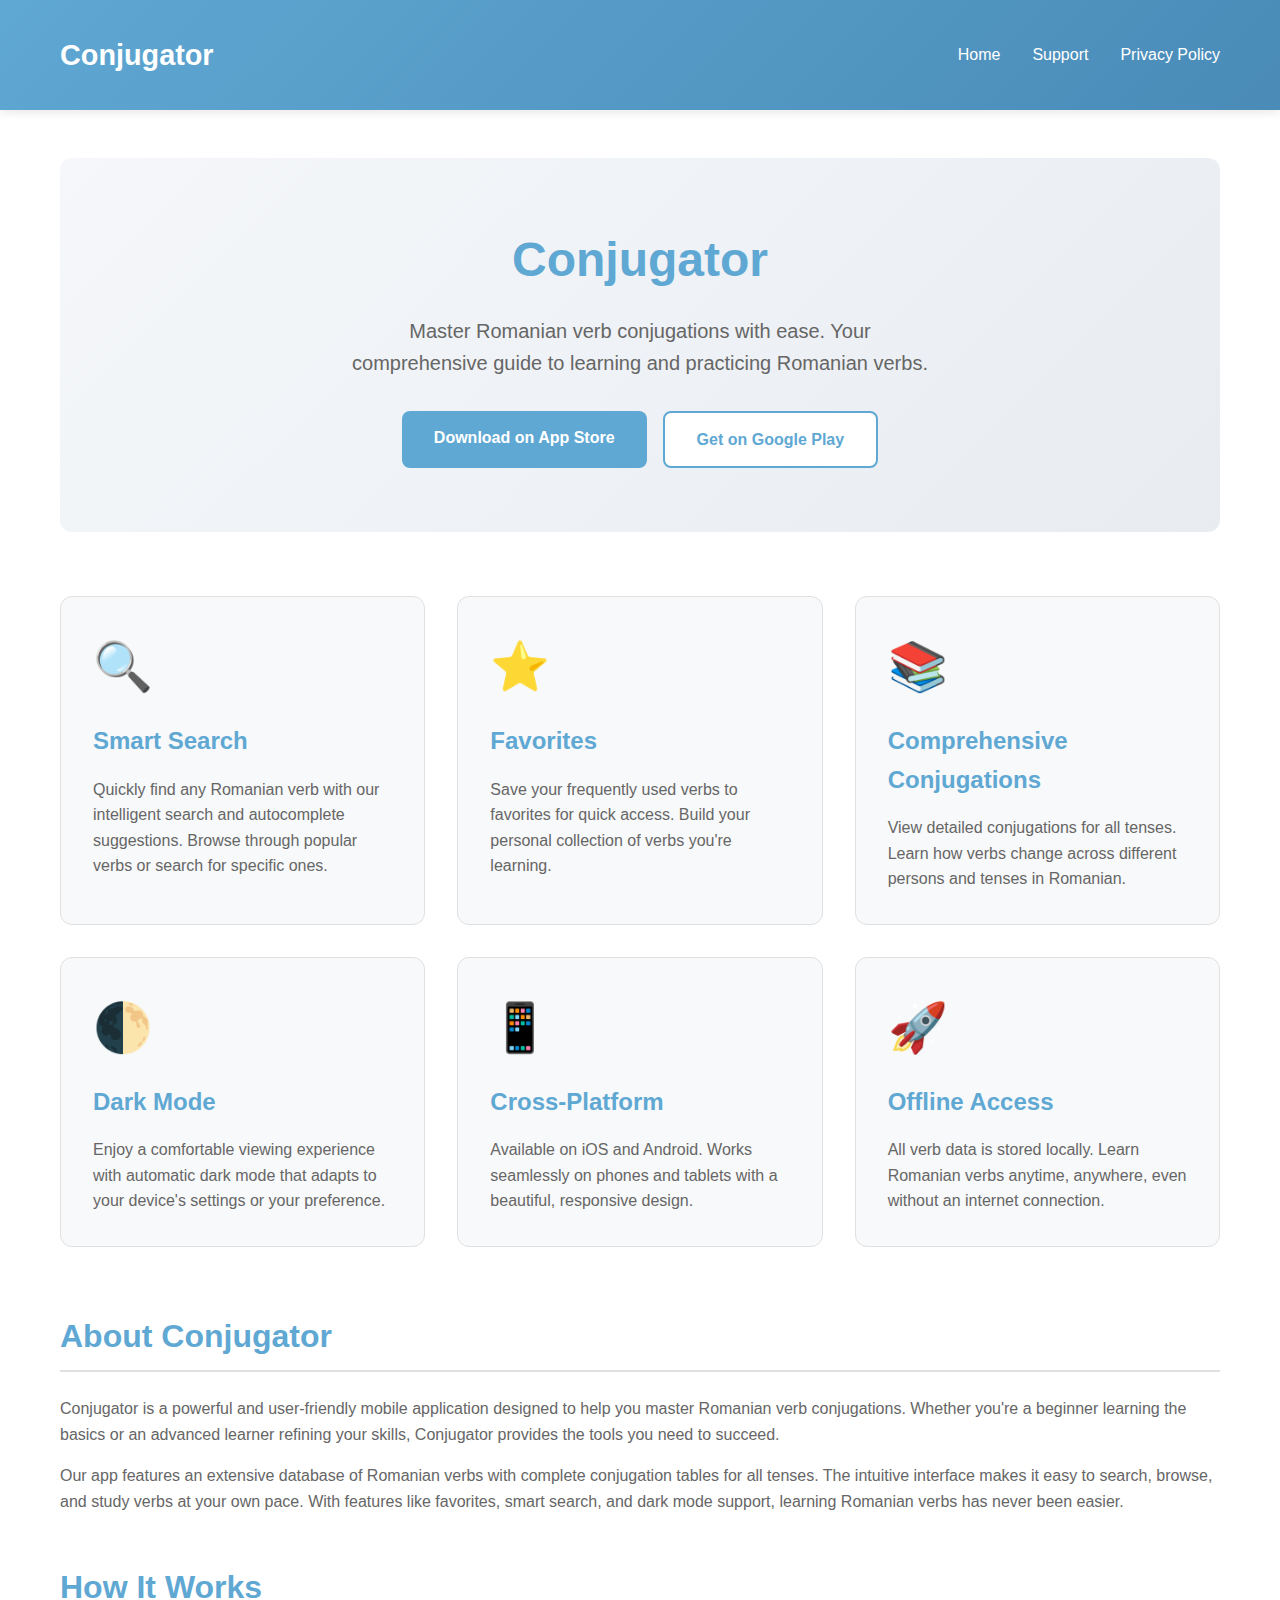
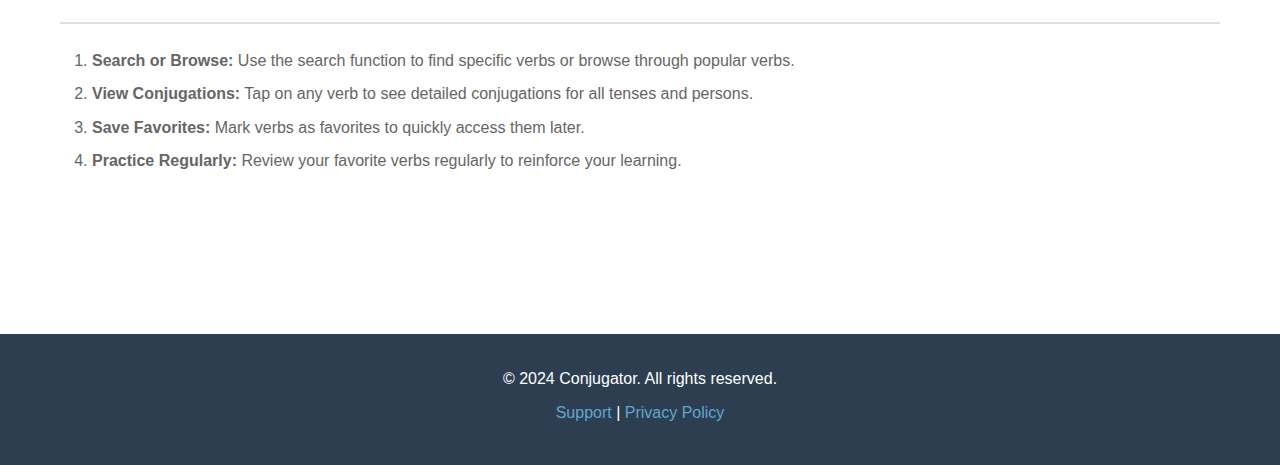
<file: docs/index.html>
<!DOCTYPE html>
<html lang="en">
<head>
  <meta charset="UTF-8">
  <meta name="viewport" content="width=device-width, initial-scale=1.0">
  <meta name="description" content="Conjugator - Learn Romanian verb conjugations with ease. A comprehensive app for mastering Romanian verbs.">
  <title>Conjugator - Romanian Verb Conjugation App</title>
  <link rel="stylesheet" href="styles.css">
</head>
<body>
  <header>
    <div class="container">
      <a href="index.html" class="logo">Conjugator</a>
      <nav>
        <ul>
          <li><a href="index.html">Home</a></li>
          <li><a href="support.html">Support</a></li>
          <li><a href="privacy.html">Privacy Policy</a></li>
        </ul>
      </nav>
    </div>
  </header>

  <main>
    <div class="container">
      <!-- Hero Section -->
      <section class="hero">
        <h1>Conjugator</h1>
        <p>Master Romanian verb conjugations with ease. Your comprehensive guide to learning and practicing Romanian verbs.</p>
        <div class="cta-buttons">
          <a href="#" class="btn btn-primary">Download on App Store</a>
          <a href="#" class="btn btn-secondary">Get on Google Play</a>
        </div>
      </section>

      <!-- Features Section -->
      <section class="features">
        <div class="feature-card">
          <div class="feature-icon">🔍</div>
          <h3>Smart Search</h3>
          <p>Quickly find any Romanian verb with our intelligent search and autocomplete suggestions. Browse through popular verbs or search for specific ones.</p>
        </div>

        <div class="feature-card">
          <div class="feature-icon">⭐</div>
          <h3>Favorites</h3>
          <p>Save your frequently used verbs to favorites for quick access. Build your personal collection of verbs you're learning.</p>
        </div>

        <div class="feature-card">
          <div class="feature-icon">📚</div>
          <h3>Comprehensive Conjugations</h3>
          <p>View detailed conjugations for all tenses. Learn how verbs change across different persons and tenses in Romanian.</p>
        </div>

        <div class="feature-card">
          <div class="feature-icon">🌓</div>
          <h3>Dark Mode</h3>
          <p>Enjoy a comfortable viewing experience with automatic dark mode that adapts to your device's settings or your preference.</p>
        </div>

        <div class="feature-card">
          <div class="feature-icon">📱</div>
          <h3>Cross-Platform</h3>
          <p>Available on iOS and Android. Works seamlessly on phones and tablets with a beautiful, responsive design.</p>
        </div>

        <div class="feature-card">
          <div class="feature-icon">🚀</div>
          <h3>Offline Access</h3>
          <p>All verb data is stored locally. Learn Romanian verbs anytime, anywhere, even without an internet connection.</p>
        </div>
      </section>

      <!-- About Section -->
      <section class="content-section">
        <h2>About Conjugator</h2>
        <p>
          Conjugator is a powerful and user-friendly mobile application designed to help you master Romanian verb conjugations. 
          Whether you're a beginner learning the basics or an advanced learner refining your skills, Conjugator provides the tools 
          you need to succeed.
        </p>
        <p>
          Our app features an extensive database of Romanian verbs with complete conjugation tables for all tenses. The intuitive 
          interface makes it easy to search, browse, and study verbs at your own pace. With features like favorites, smart search, 
          and dark mode support, learning Romanian verbs has never been easier.
        </p>
      </section>

      <!-- How It Works Section -->
      <section class="content-section">
        <h2>How It Works</h2>
        <ol>
          <li><strong>Search or Browse:</strong> Use the search function to find specific verbs or browse through popular verbs.</li>
          <li><strong>View Conjugations:</strong> Tap on any verb to see detailed conjugations for all tenses and persons.</li>
          <li><strong>Save Favorites:</strong> Mark verbs as favorites to quickly access them later.</li>
          <li><strong>Practice Regularly:</strong> Review your favorite verbs regularly to reinforce your learning.</li>
        </ol>
      </section>
    </div>
  </main>

  <footer>
    <div class="container">
      <p>&copy; 2024 Conjugator. All rights reserved.</p>
      <p>
        <a href="support.html">Support</a> | 
        <a href="privacy.html">Privacy Policy</a>
      </p>
    </div>
  </footer>
</body>
</html>
</file>
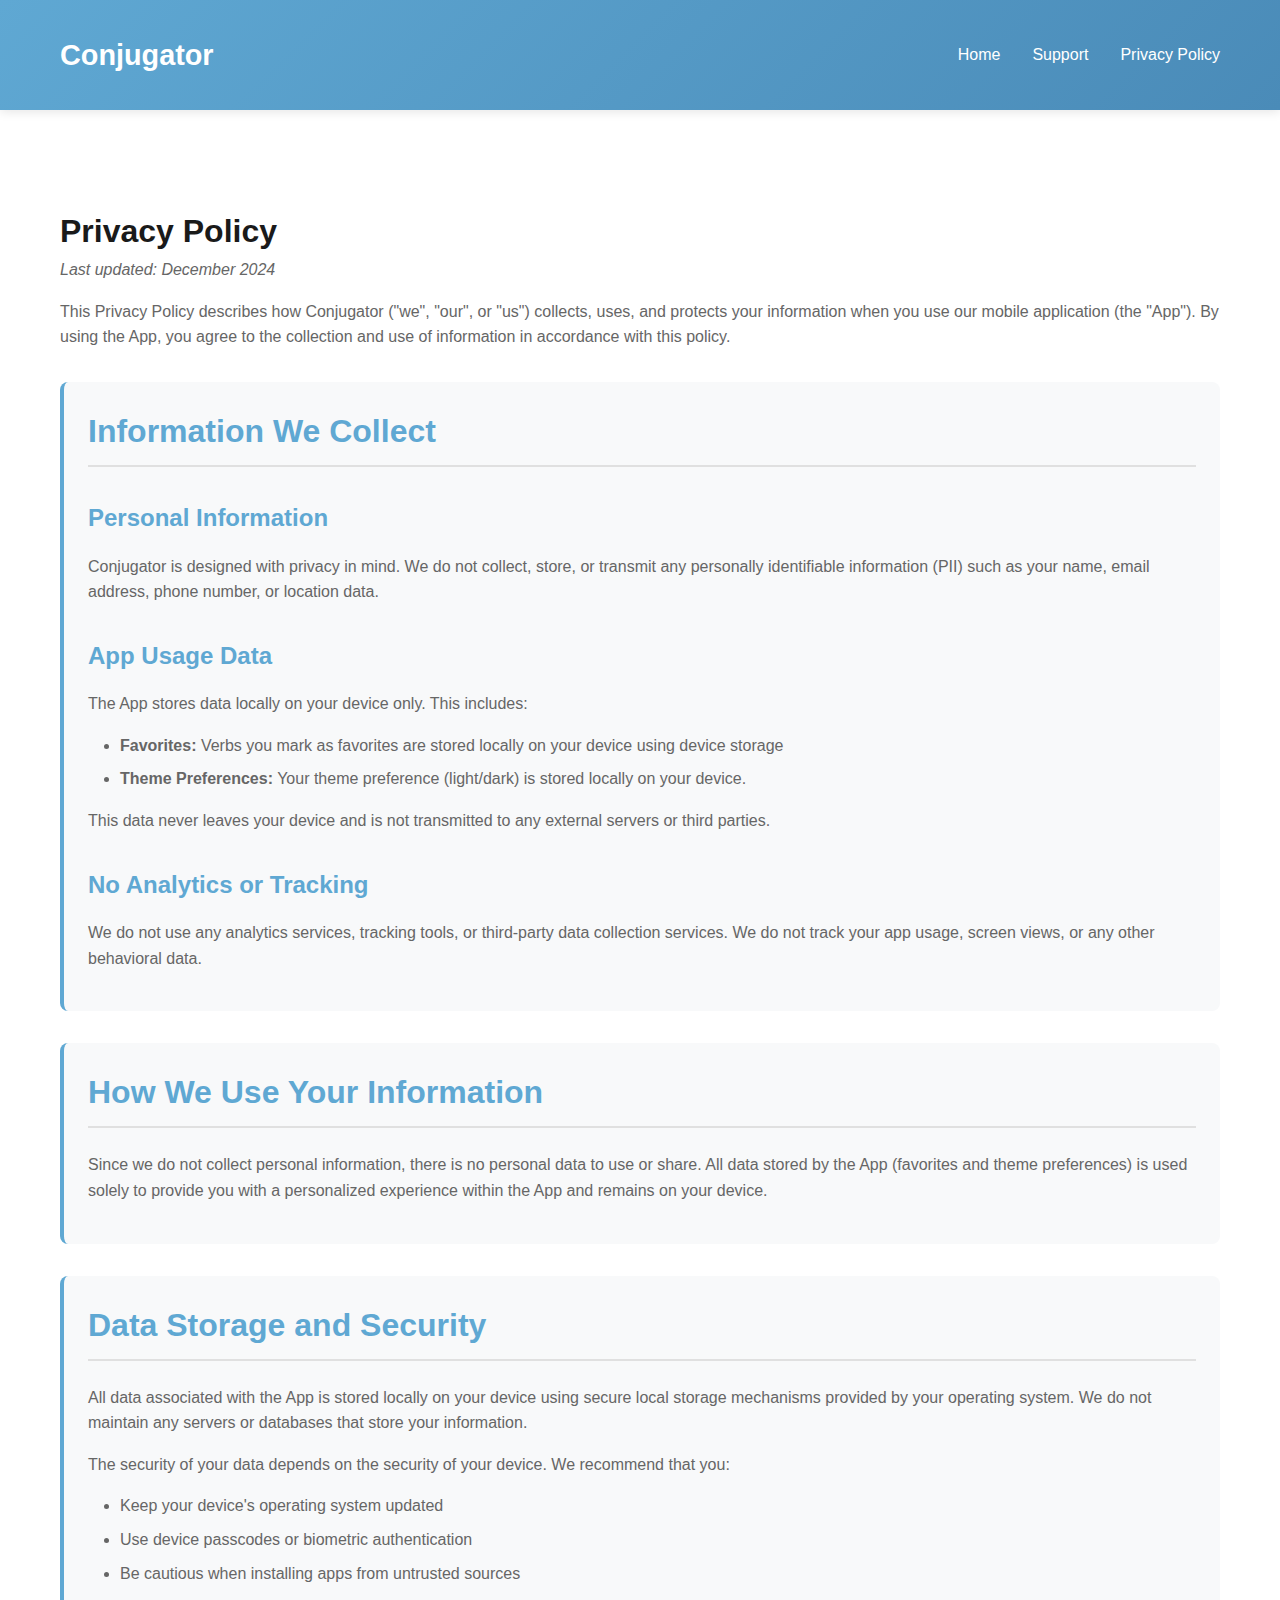
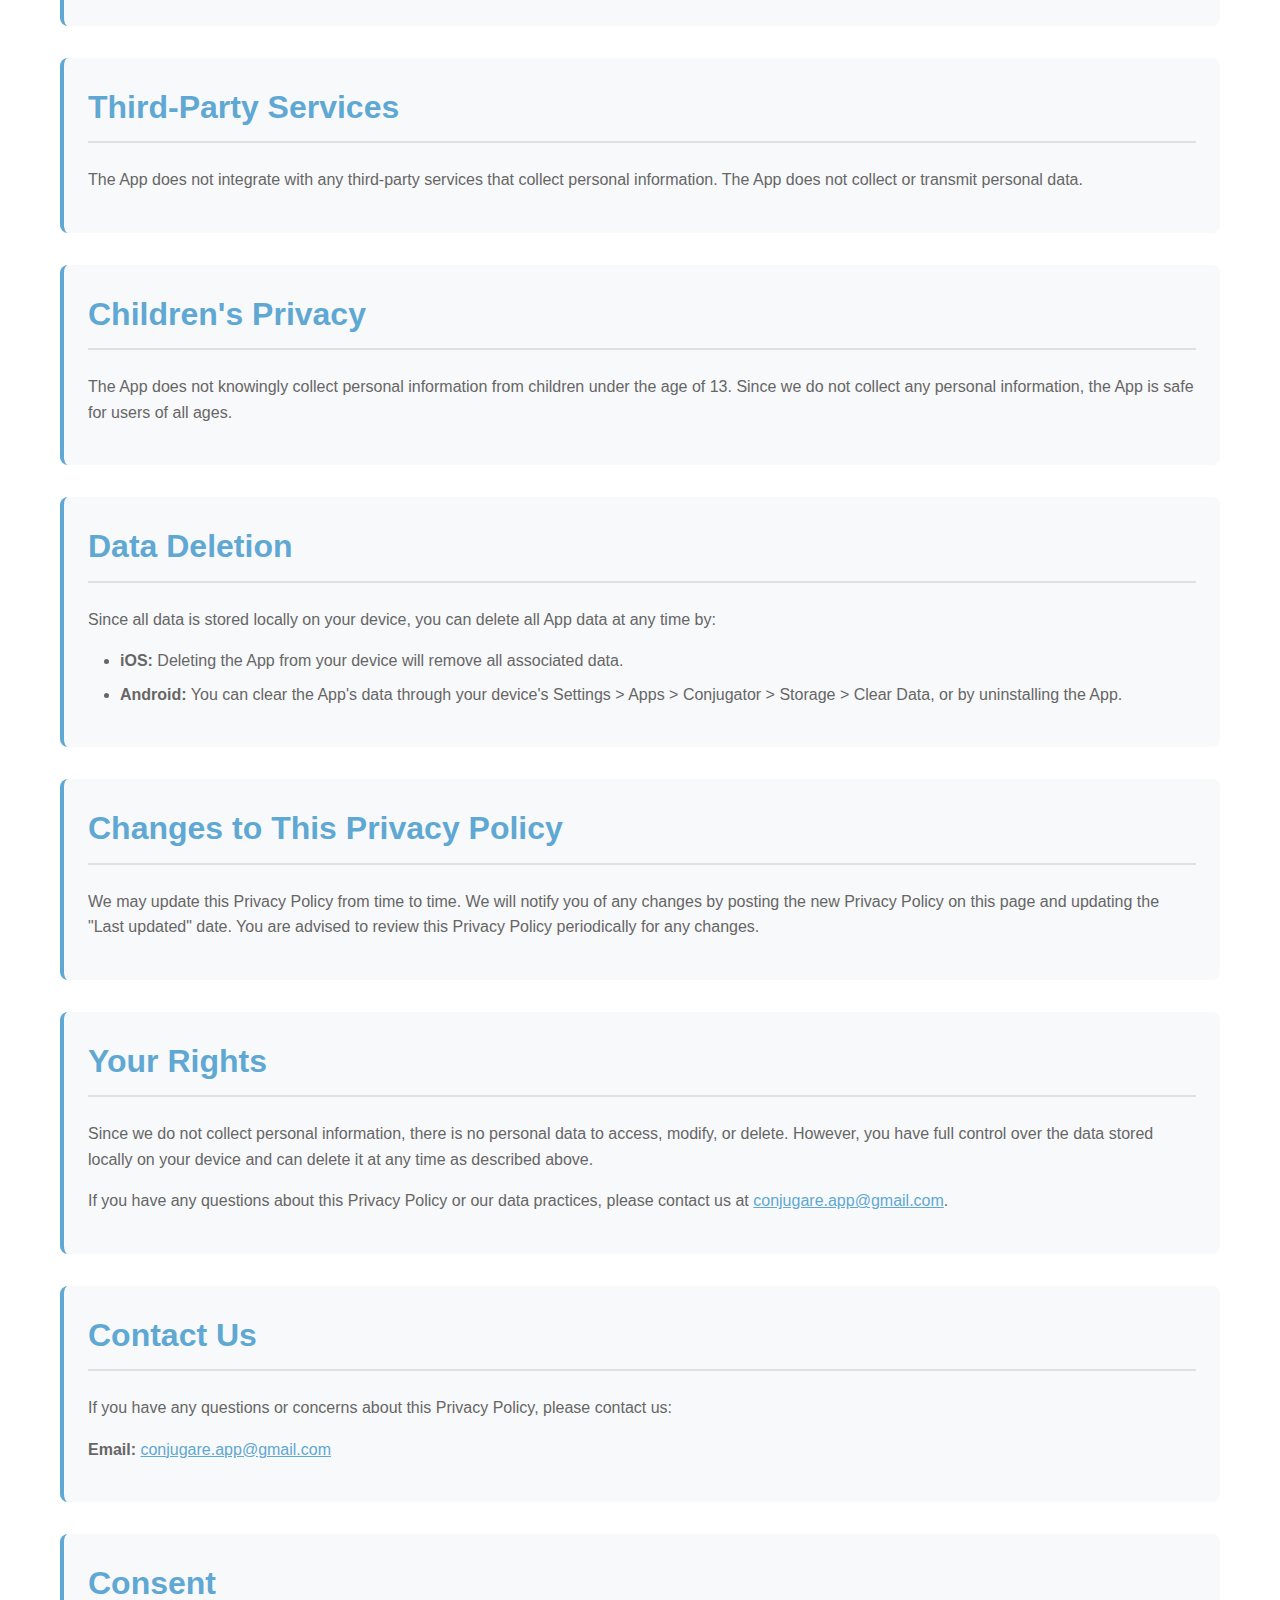
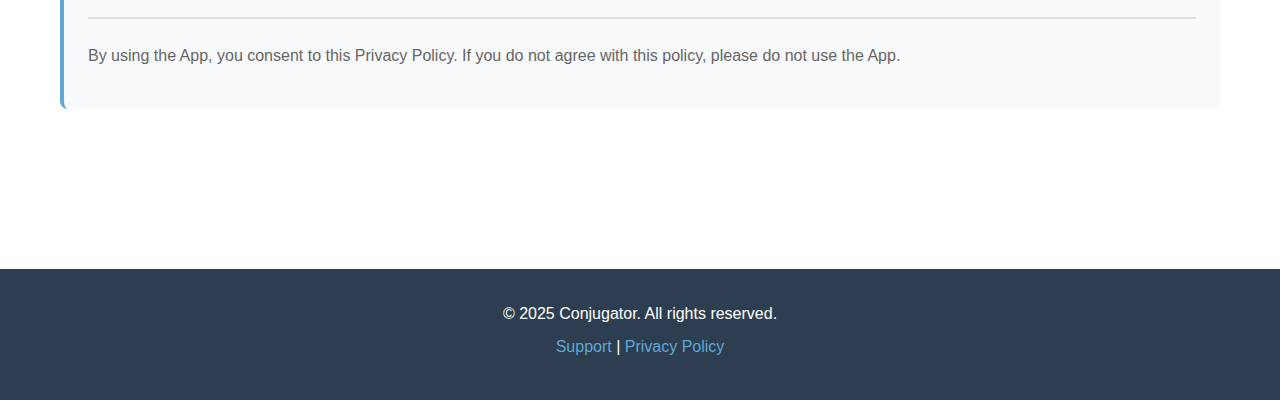
<file: docs/privacy.html>
<!DOCTYPE html>
<html lang="en">
<head>
  <meta charset="UTF-8">
  <meta name="viewport" content="width=device-width, initial-scale=1.0">
  <meta name="description" content="Privacy Policy for Conjugator app. Learn how we handle your data and protect your privacy.">
  <title>Privacy Policy - Conjugator</title>
  <link rel="stylesheet" href="styles.css">
</head>
<body>
  <header>
    <div class="container">
      <a href="index.html" class="logo">Conjugator</a>
      <nav>
        <ul>
          <li><a href="index.html">Home</a></li>
          <li><a href="support.html">Support</a></li>
          <li><a href="privacy.html">Privacy Policy</a></li>
        </ul>
      </nav>
    </div>
  </header>

  <main>
    <div class="container">
      <section class="content-section">
        <h1>Privacy Policy</h1>
        <p class="last-updated">Last updated: December 2024</p>

        <p>
          This Privacy Policy describes how Conjugator ("we", "our", or "us") collects, uses, and protects your information 
          when you use our mobile application (the "App"). By using the App, you agree to the collection and use of information 
          in accordance with this policy.
        </p>

        <div class="privacy-section">
          <h2>Information We Collect</h2>
          
          <h3>Personal Information</h3>
          <p>
            Conjugator is designed with privacy in mind. We do not collect, store, or transmit any personally identifiable 
            information (PII) such as your name, email address, phone number, or location data.
          </p>

          <h3>App Usage Data</h3>
          <p>
            The App stores data locally on your device only. This includes:
          </p>
          <ul>
            <li><strong>Favorites:</strong> Verbs you mark as favorites are stored locally on your device using device storage</li>
            <li><strong>Theme Preferences:</strong> Your theme preference (light/dark) is stored locally on your device.</li>
          </ul>
          <p>
            This data never leaves your device and is not transmitted to any external servers or third parties.
          </p>

          <h3>No Analytics or Tracking</h3>
          <p>
            We do not use any analytics services, tracking tools, or third-party data collection services. We do not track 
            your app usage, screen views, or any other behavioral data.
          </p>
        </div>

        <div class="privacy-section">
          <h2>How We Use Your Information</h2>
          <p>
            Since we do not collect personal information, there is no personal data to use or share. All data stored by the 
            App (favorites and theme preferences) is used solely to provide you with a personalized experience within the App 
            and remains on your device.
          </p>
        </div>

        <div class="privacy-section">
          <h2>Data Storage and Security</h2>
          <p>
            All data associated with the App is stored locally on your device using secure local storage mechanisms provided 
            by your operating system. We do not maintain any servers or databases that store your information.
          </p>
          <p>
            The security of your data depends on the security of your device. We recommend that you:
          </p>
          <ul>
            <li>Keep your device's operating system updated</li>
            <li>Use device passcodes or biometric authentication</li>
            <li>Be cautious when installing apps from untrusted sources</li>
          </ul>
        </div>

        <div class="privacy-section">
          <h2>Third-Party Services</h2>
          <p>
            The App does not integrate with any third-party services that collect personal information. The App does not collect or transmit personal data.
          </p>
        </div>

        <div class="privacy-section">
          <h2>Children's Privacy</h2>
          <p>
            The App does not knowingly collect personal information from children under the age of 13. Since we do not collect 
            any personal information, the App is safe for users of all ages.
          </p>
        </div>

        <div class="privacy-section">
          <h2>Data Deletion</h2>
          <p>
            Since all data is stored locally on your device, you can delete all App data at any time by:
          </p>
          <ul>
            <li><strong>iOS:</strong> Deleting the App from your device will remove all associated data.</li>
            <li><strong>Android:</strong> You can clear the App's data through your device's Settings > Apps > Conjugator > Storage > Clear Data, or by uninstalling the App.</li>
          </ul>
        </div>

        <div class="privacy-section">
          <h2>Changes to This Privacy Policy</h2>
          <p>
            We may update this Privacy Policy from time to time. We will notify you of any changes by posting the new Privacy 
            Policy on this page and updating the "Last updated" date. You are advised to review this Privacy Policy periodically 
            for any changes.
          </p>
        </div>

        <div class="privacy-section">
          <h2>Your Rights</h2>
          <p>
            Since we do not collect personal information, there is no personal data to access, modify, or delete. However, you 
            have full control over the data stored locally on your device and can delete it at any time as described above.
          </p>
          <p>
            If you have any questions about this Privacy Policy or our data practices, please contact us at 
            <a href="mailto:conjugare.app@gmail.com">conjugare.app@gmail.com</a>.
          </p>
        </div>

        <div class="privacy-section">
          <h2>Contact Us</h2>
          <p>
            If you have any questions or concerns about this Privacy Policy, please contact us:
          </p>
          <p>
            <strong>Email:</strong> <a href="mailto:conjugare.app@gmail.com">conjugare.app@gmail.com</a>
          </p>
        </div>

        <div class="privacy-section">
          <h2>Consent</h2>
          <p>
            By using the App, you consent to this Privacy Policy. If you do not agree with this policy, please do not use the App.
          </p>
        </div>
      </section>
    </div>
  </main>

  <footer>
    <div class="container">
      <p>&copy; 2025 Conjugator. All rights reserved.</p>
      <p>
        <a href="support.html">Support</a> | 
        <a href="privacy.html">Privacy Policy</a>
      </p>
    </div>
  </footer>
</body>
</html>
</file>
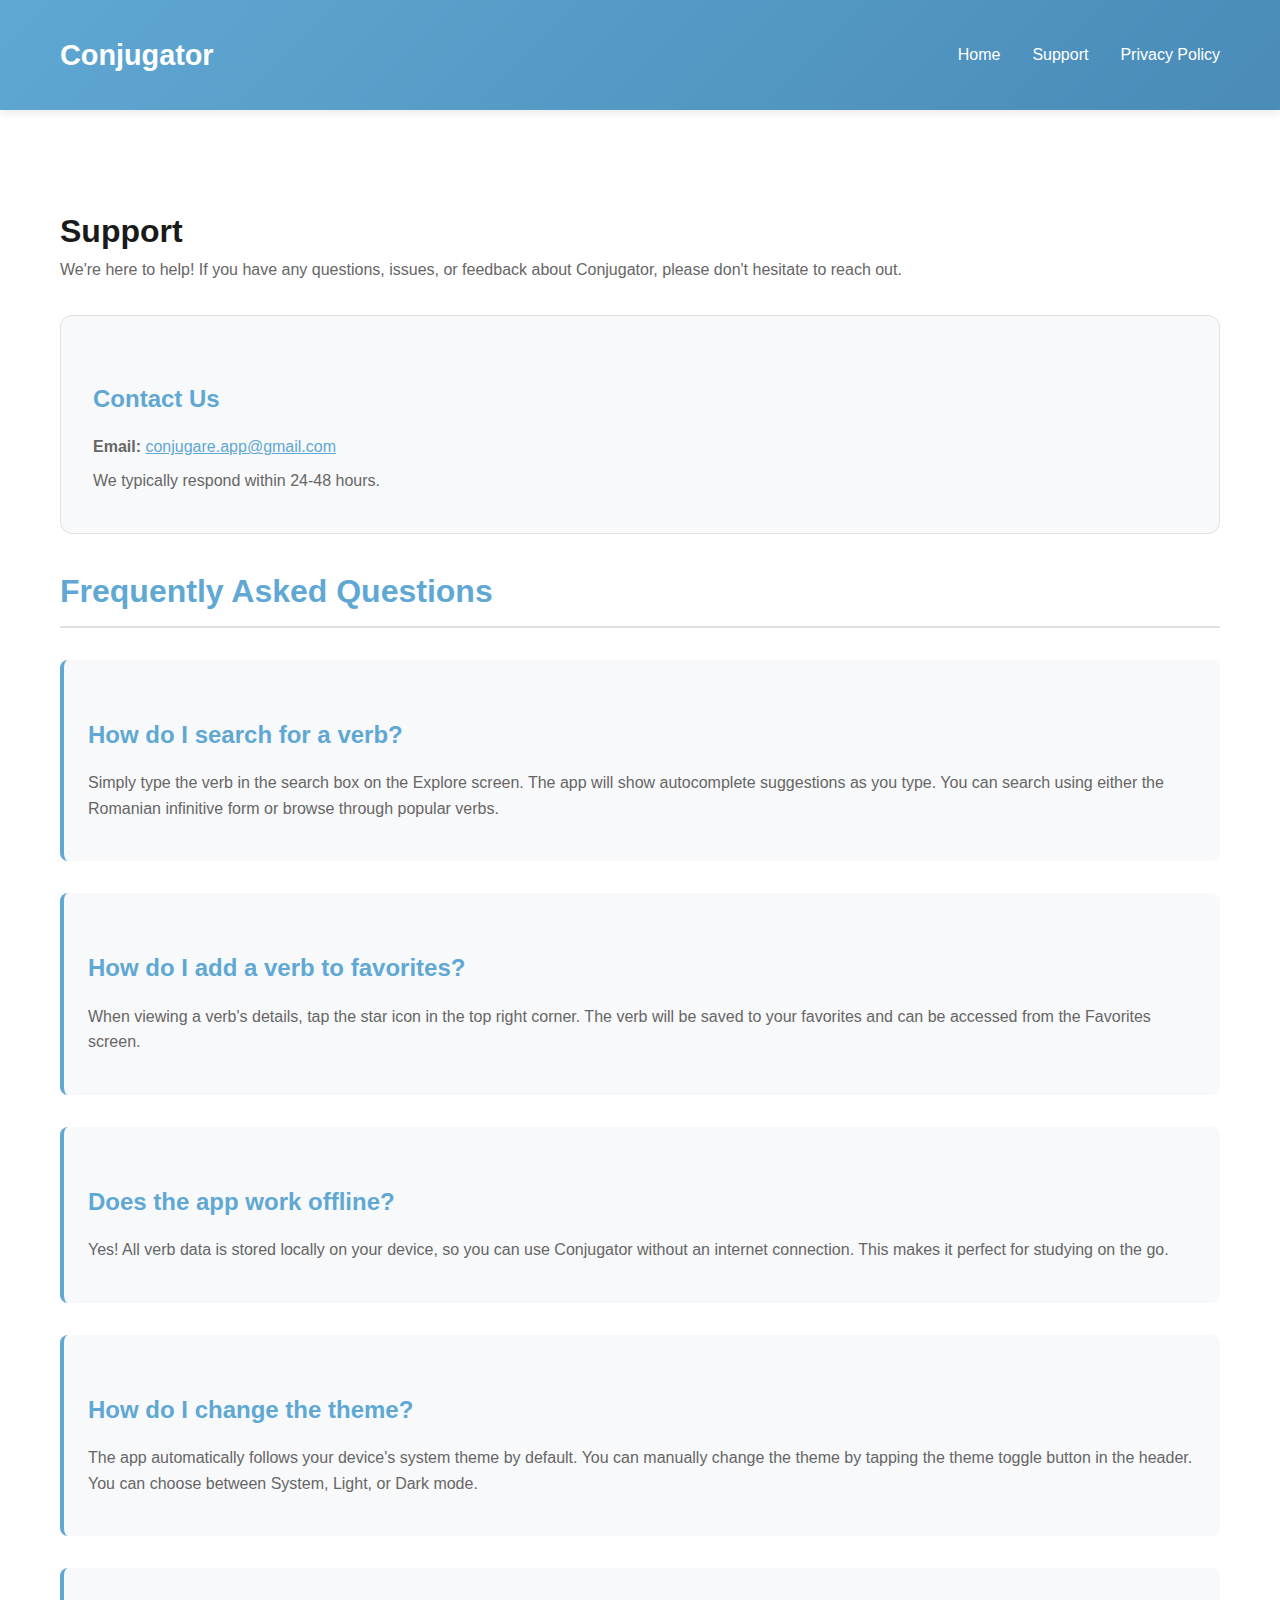
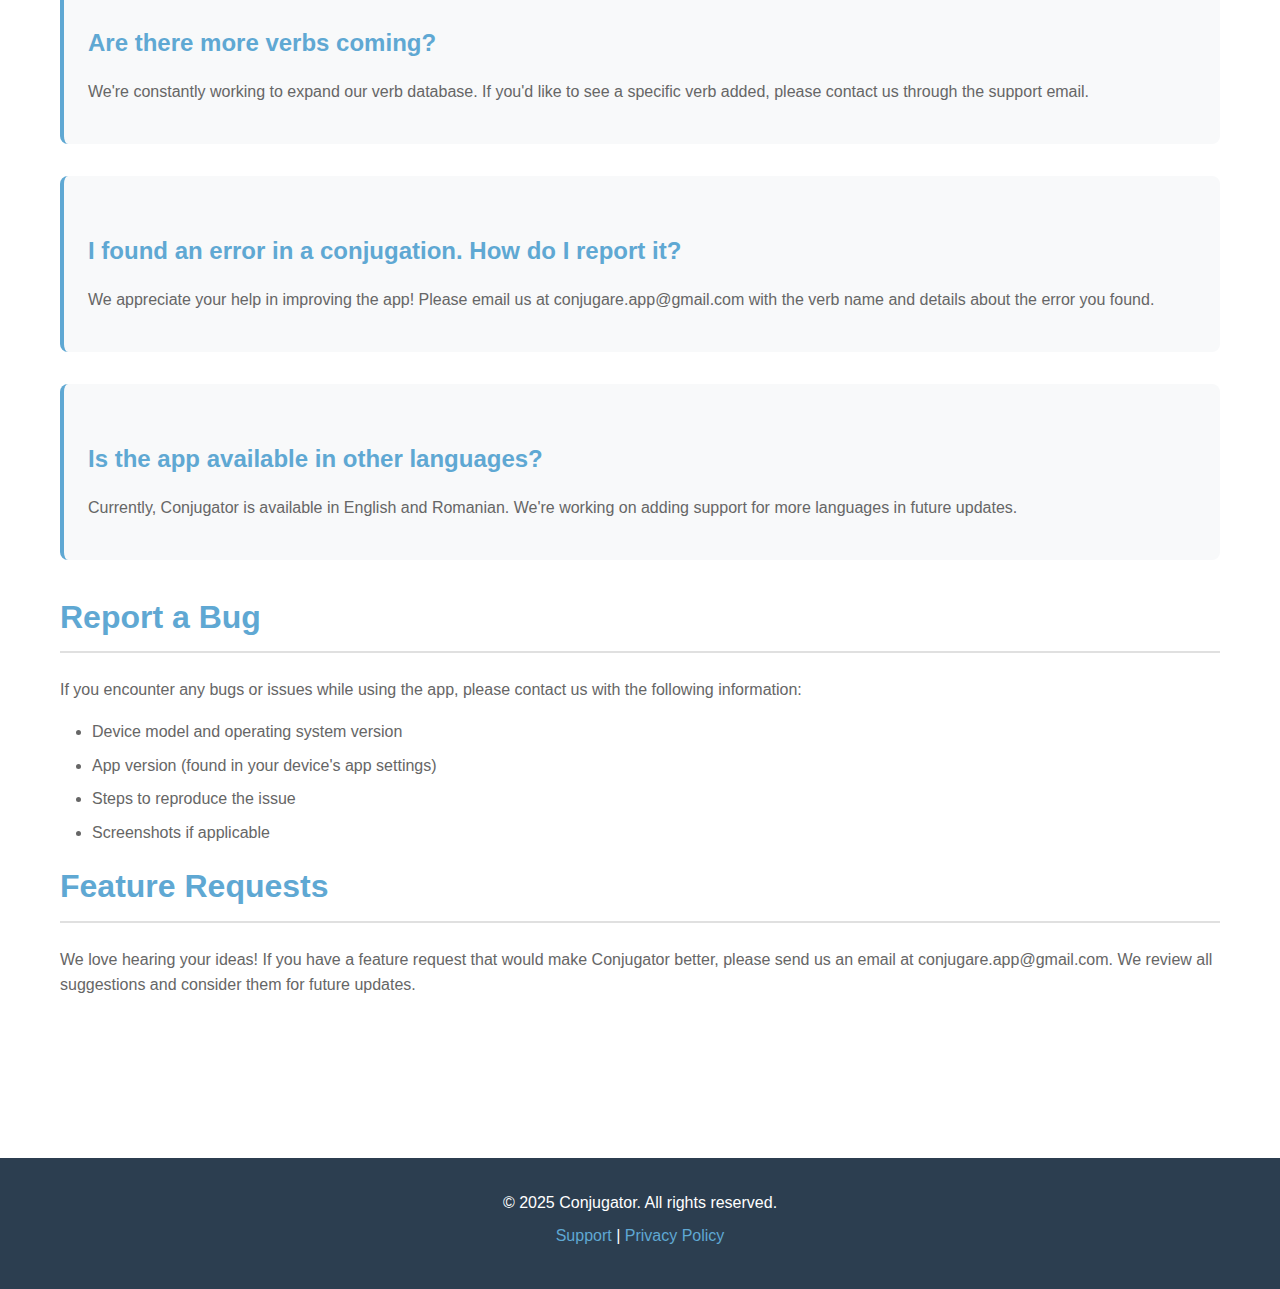
<file: docs/support.html>
<!DOCTYPE html>
<html lang="en">
<head>
  <meta charset="UTF-8">
  <meta name="viewport" content="width=device-width, initial-scale=1.0">
  <meta name="description" content="Get support for Conjugator app. Find help, contact information, and frequently asked questions.">
  <title>Support - Conjugator</title>
  <link rel="stylesheet" href="styles.css">
</head>
<body>
  <header>
    <div class="container">
      <a href="index.html" class="logo">Conjugator</a>
      <nav>
        <ul>
          <li><a href="index.html">Home</a></li>
          <li><a href="support.html">Support</a></li>
          <li><a href="privacy.html">Privacy Policy</a></li>
        </ul>
      </nav>
    </div>
  </header>

  <main>
    <div class="container">
      <section class="content-section">
        <h1>Support</h1>
        <p>We're here to help! If you have any questions, issues, or feedback about Conjugator, please don't hesitate to reach out.</p>

        <div class="contact-info">
          <h3>Contact Us</h3>
          <p><strong>Email:</strong> <a href="mailto:conjugare.app@gmail.com">conjugare.app@gmail.com</a></p>
          <p>We typically respond within 24-48 hours.</p>
        </div>

        <h2>Frequently Asked Questions</h2>

        <div class="privacy-section">
          <h3>How do I search for a verb?</h3>
          <p>
            Simply type the verb in the search box on the Explore screen. The app will show autocomplete suggestions as you type. 
            You can search using either the Romanian infinitive form or browse through popular verbs.
          </p>
        </div>

        <div class="privacy-section">
          <h3>How do I add a verb to favorites?</h3>
          <p>
            When viewing a verb's details, tap the star icon in the top right corner. The verb will be saved to your favorites 
            and can be accessed from the Favorites screen.
          </p>
        </div>

        <div class="privacy-section">
          <h3>Does the app work offline?</h3>
          <p>
            Yes! All verb data is stored locally on your device, so you can use Conjugator without an internet connection. 
            This makes it perfect for studying on the go.
          </p>
        </div>

        <div class="privacy-section">
          <h3>How do I change the theme?</h3>
          <p>
            The app automatically follows your device's system theme by default. You can manually change the theme by tapping 
            the theme toggle button in the header. You can choose between System, Light, or Dark mode.
          </p>
        </div>

        <div class="privacy-section">
          <h3>Are there more verbs coming?</h3>
          <p>
            We're constantly working to expand our verb database. If you'd like to see a specific verb added, please contact 
            us through the support email.
          </p>
        </div>

        <div class="privacy-section">
          <h3>I found an error in a conjugation. How do I report it?</h3>
          <p>
            We appreciate your help in improving the app! Please email us at conjugare.app@gmail.com with the verb name and 
            details about the error you found.
          </p>
        </div>

        <div class="privacy-section">
          <h3>Is the app available in other languages?</h3>
          <p>
            Currently, Conjugator is available in English and Romanian. We're working on adding support for more languages 
            in future updates.
          </p>
        </div>

        <h2>Report a Bug</h2>
        <p>If you encounter any bugs or issues while using the app, please contact us with the following information:</p>
        <ul>
          <li>Device model and operating system version</li>
          <li>App version (found in your device's app settings)</li>
          <li>Steps to reproduce the issue</li>
          <li>Screenshots if applicable</li>
        </ul>

        <h2>Feature Requests</h2>
        <p>
          We love hearing your ideas! If you have a feature request that would make Conjugator better, please send us an email 
          at conjugare.app@gmail.com. We review all suggestions and consider them for future updates.
        </p>
      </section>
    </div>
  </main>

  <footer>
    <div class="container">
      <p>&copy; 2025 Conjugator. All rights reserved.</p>
      <p>
        <a href="support.html">Support</a> | 
        <a href="privacy.html">Privacy Policy</a>
      </p>
    </div>
  </footer>
</body>
</html>
</file>
<file: docs/styles.css>
* {
  margin: 0;
  padding: 0;
  box-sizing: border-box;
}

:root {
  --primary-color: #5FA8D3;
  --primary-dark: #4a8bb8;
  --text-primary: #1a1a1a;
  --text-secondary: #666;
  --background: #ffffff;
  --card-background: #f8f9fa;
  --border-color: #e0e0e0;
  --shadow: rgba(0, 0, 0, 0.1);
}

body {
  font-family: -apple-system, BlinkMacSystemFont, 'Segoe UI', 'Roboto', 'Oxygen',
    'Ubuntu', 'Cantarell', 'Fira Sans', 'Droid Sans', 'Helvetica Neue',
    sans-serif;
  line-height: 1.6;
  color: var(--text-primary);
  background-color: var(--background);
  -webkit-font-smoothing: antialiased;
  -moz-osx-font-smoothing: grayscale;
}

a {
  color: var(--primary-color);
}

.container {
  max-width: 1200px;
  margin: 0 auto;
  padding: 0 20px;
}

/* Header */
header {
  background: linear-gradient(135deg, var(--primary-color) 0%, var(--primary-dark) 100%);
  color: white;
  padding: 2rem 0;
  box-shadow: 0 2px 10px var(--shadow);
}

header .container {
  display: flex;
  justify-content: space-between;
  align-items: center;
  flex-wrap: wrap;
}

.logo {
  font-size: 1.8rem;
  font-weight: 700;
  text-decoration: none;
  color: white;
}

nav ul {
  list-style: none;
  display: flex;
  gap: 2rem;
  flex-wrap: wrap;
}

nav a {
  color: white;
  text-decoration: none;
  font-weight: 500;
  transition: opacity 0.3s;
}

nav a:hover {
  opacity: 0.8;
}

/* Main Content */
main {
  min-height: calc(100vh - 200px);
  padding: 3rem 0;
}

/* Hero Section */
.hero {
  text-align: center;
  padding: 4rem 0;
  background: linear-gradient(135deg, #f5f7fa 0%, #e8ecf1 100%);
  border-radius: 12px;
  margin-bottom: 4rem;
}

.hero h1 {
  font-size: 3rem;
  margin-bottom: 1rem;
  color: var(--primary-color);
  font-weight: 700;
}

.hero p {
  font-size: 1.25rem;
  color: var(--text-secondary);
  max-width: 600px;
  margin: 0 auto 2rem;
}

.cta-buttons {
  display: flex;
  gap: 1rem;
  justify-content: center;
  flex-wrap: wrap;
}

.btn {
  display: inline-block;
  padding: 0.875rem 2rem;
  border-radius: 8px;
  text-decoration: none;
  font-weight: 600;
  transition: all 0.3s;
  border: none;
  cursor: pointer;
  font-size: 1rem;
}

.btn-primary {
  background-color: var(--primary-color);
  color: white;
}

.btn-primary:hover {
  background-color: var(--primary-dark);
  transform: translateY(-2px);
  box-shadow: 0 4px 12px var(--shadow);
}

.btn-secondary {
  background-color: white;
  color: var(--primary-color);
  border: 2px solid var(--primary-color);
}

.btn-secondary:hover {
  background-color: var(--primary-color);
  color: white;
}

/* Features Section */
.features {
  display: grid;
  grid-template-columns: repeat(auto-fit, minmax(280px, 1fr));
  gap: 2rem;
  margin: 4rem 0;
}

.feature-card {
  background: var(--card-background);
  padding: 2rem;
  border-radius: 12px;
  border: 1px solid var(--border-color);
  transition: transform 0.3s, box-shadow 0.3s;
}

.feature-card:hover {
  transform: translateY(-5px);
  box-shadow: 0 8px 24px var(--shadow);
}

.feature-icon {
  font-size: 3rem;
  margin-bottom: 1rem;
}

.feature-card h3 {
  color: var(--primary-color);
  margin-bottom: 1rem;
  font-size: 1.5rem;
}

.feature-card p {
  color: var(--text-secondary);
}

/* Content Sections */
.content-section {
  margin: 3rem 0;
}

.content-section h2 {
  color: var(--primary-color);
  font-size: 2rem;
  margin-bottom: 1.5rem;
  padding-bottom: 0.5rem;
  border-bottom: 2px solid var(--border-color);
}

.content-section h3 {
  color: var(--primary-color);
  font-size: 1.5rem;
  margin-top: 2rem;
  margin-bottom: 1rem;
}

.content-section p {
  margin-bottom: 1rem;
  color: var(--text-secondary);
}

.content-section ul,
.content-section ol {
  margin-left: 2rem;
  margin-bottom: 1rem;
  color: var(--text-secondary);
}

.content-section li {
  margin-bottom: 0.5rem;
}

/* Footer */
footer {
  background-color: #2c3e50;
  color: white;
  padding: 2rem 0;
  margin-top: 4rem;
  text-align: center;
}

footer p {
  margin-bottom: 0.5rem;
}

footer a {
  color: var(--primary-color);
  text-decoration: none;
}

footer a:hover {
  text-decoration: underline;
}

/* Responsive */
@media (max-width: 768px) {
  .hero h1 {
    font-size: 2rem;
  }

  .hero p {
    font-size: 1rem;
  }

  nav ul {
    gap: 1rem;
    margin-top: 1rem;
  }

  .features {
    grid-template-columns: 1fr;
  }

  .cta-buttons {
    flex-direction: column;
    align-items: center;
  }

  .btn {
    width: 100%;
    max-width: 300px;
  }
}

/* Support Page Specific */
.support-form {
  background: var(--card-background);
  padding: 2rem;
  border-radius: 12px;
  border: 1px solid var(--border-color);
  max-width: 600px;
  margin: 2rem auto;
}

.form-group {
  margin-bottom: 1.5rem;
}

.form-group label {
  display: block;
  margin-bottom: 0.5rem;
  color: var(--text-primary);
  font-weight: 500;
}

.form-group input,
.form-group textarea {
  width: 100%;
  padding: 0.75rem;
  border: 1px solid var(--border-color);
  border-radius: 6px;
  font-size: 1rem;
  font-family: inherit;
}

.form-group textarea {
  min-height: 150px;
  resize: vertical;
}

.contact-info {
  background: var(--card-background);
  padding: 2rem;
  border-radius: 12px;
  border: 1px solid var(--border-color);
  margin: 2rem 0;
}

.contact-info h3 {
  color: var(--primary-color);
  margin-bottom: 1rem;
}

.contact-info p {
  margin-bottom: 0.5rem;
}

/* Privacy Policy Specific */
.privacy-section {
  margin: 2rem 0;
  padding: 1.5rem;
  background: var(--card-background);
  border-radius: 8px;
  border-left: 4px solid var(--primary-color);
}

.last-updated {
  color: var(--text-secondary);
  font-style: italic;
  margin-bottom: 2rem;
}
</file>
